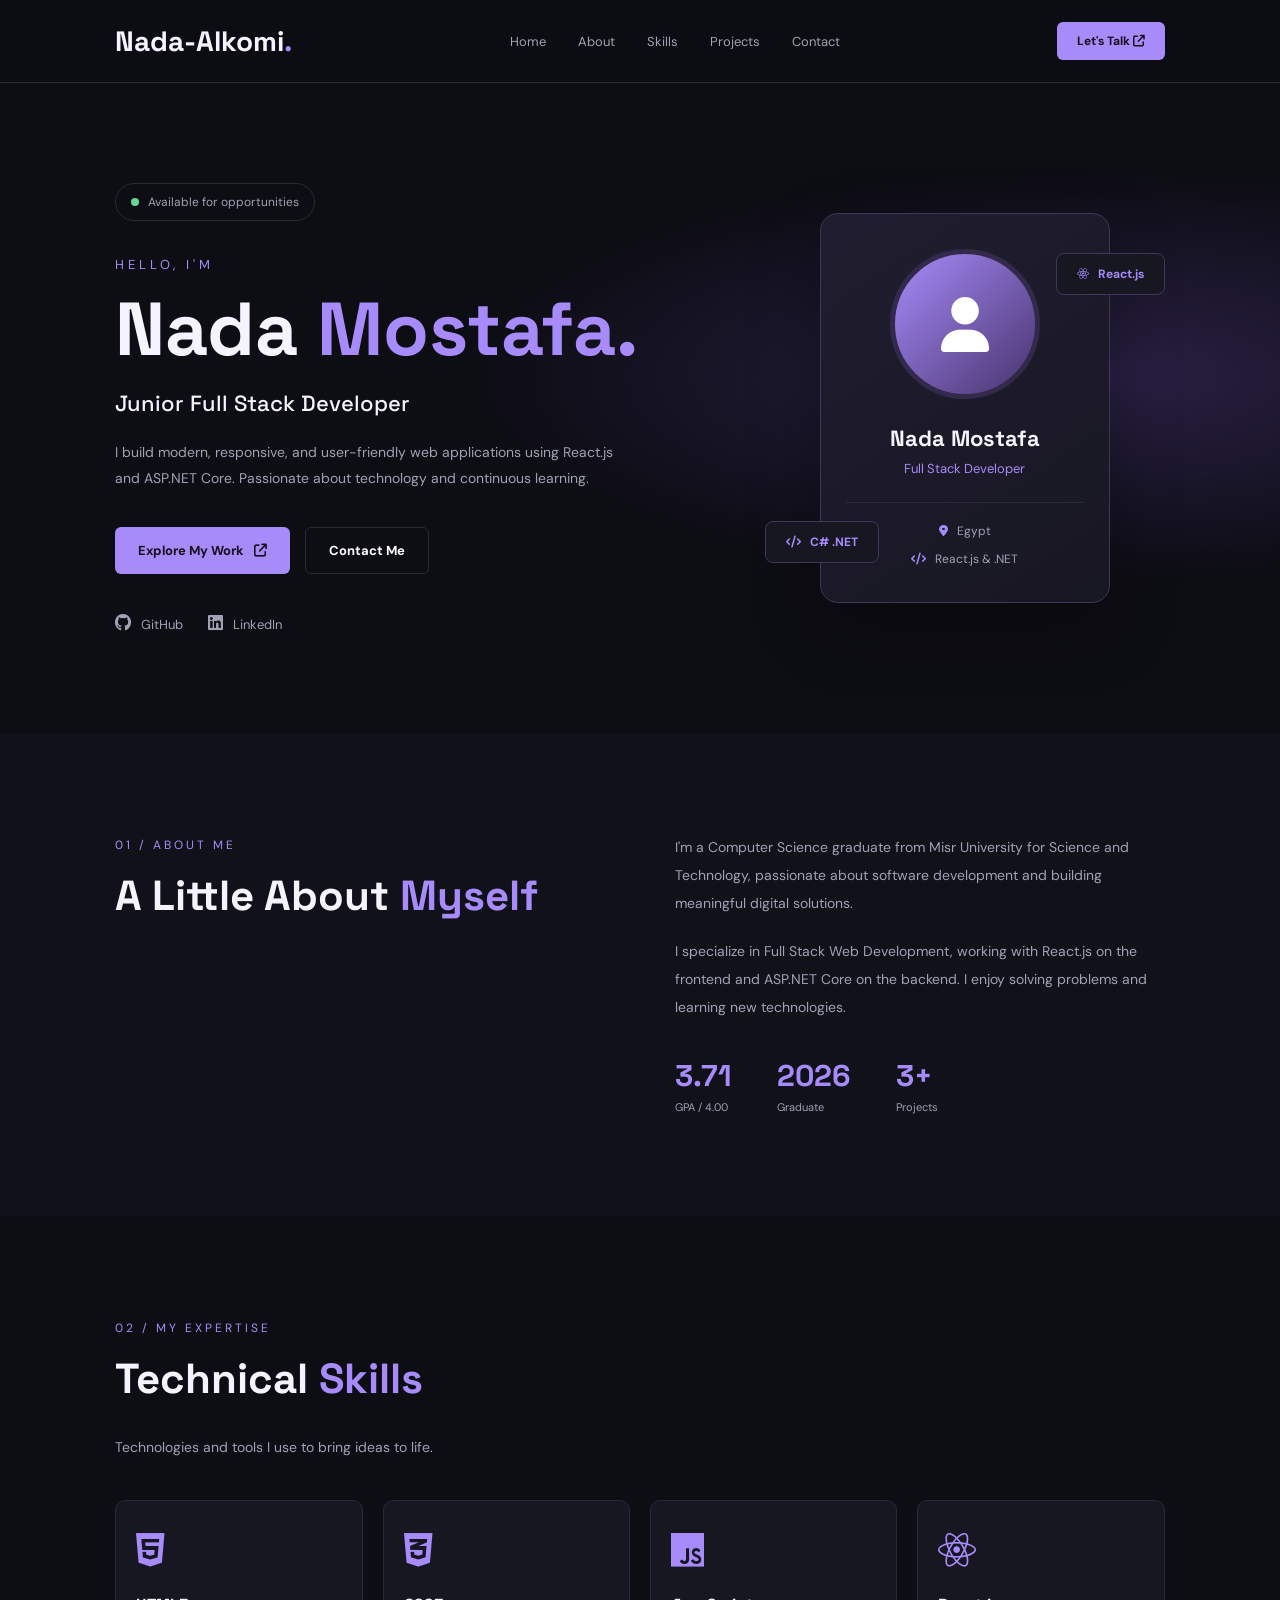
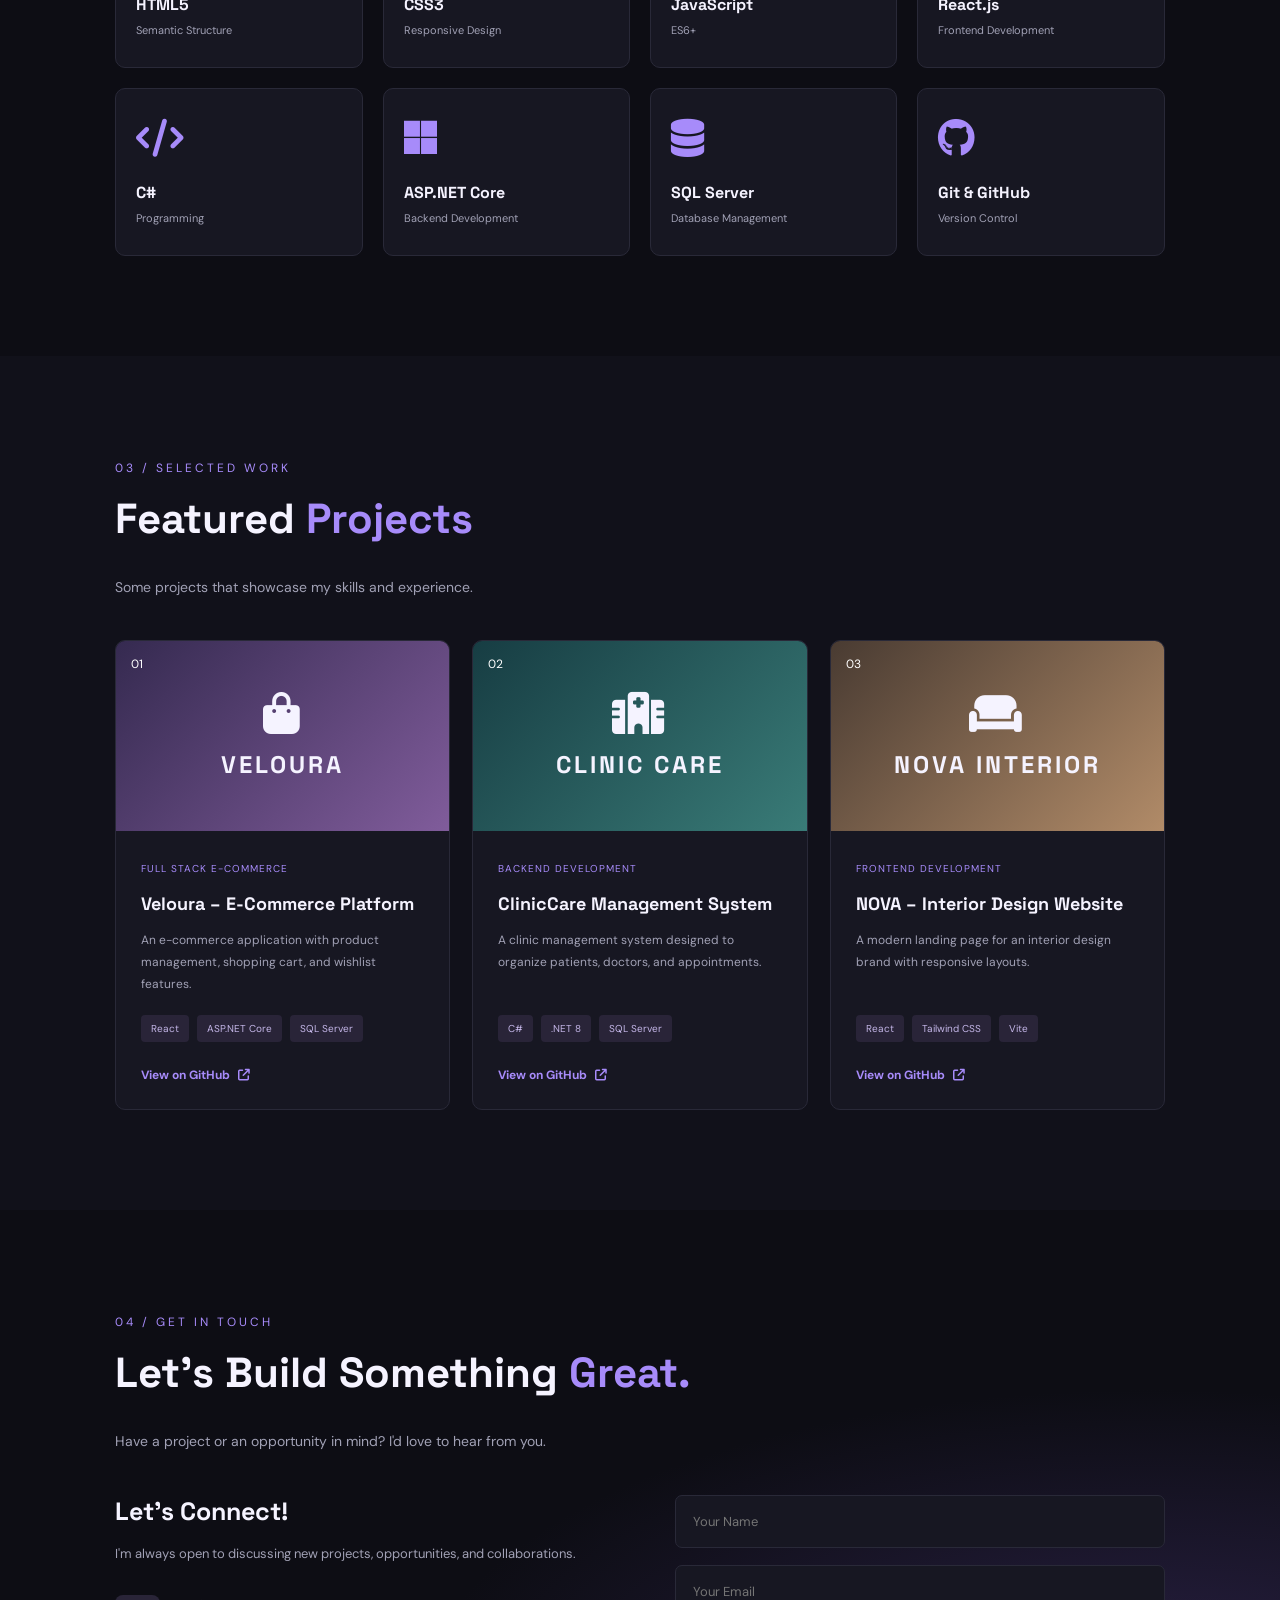
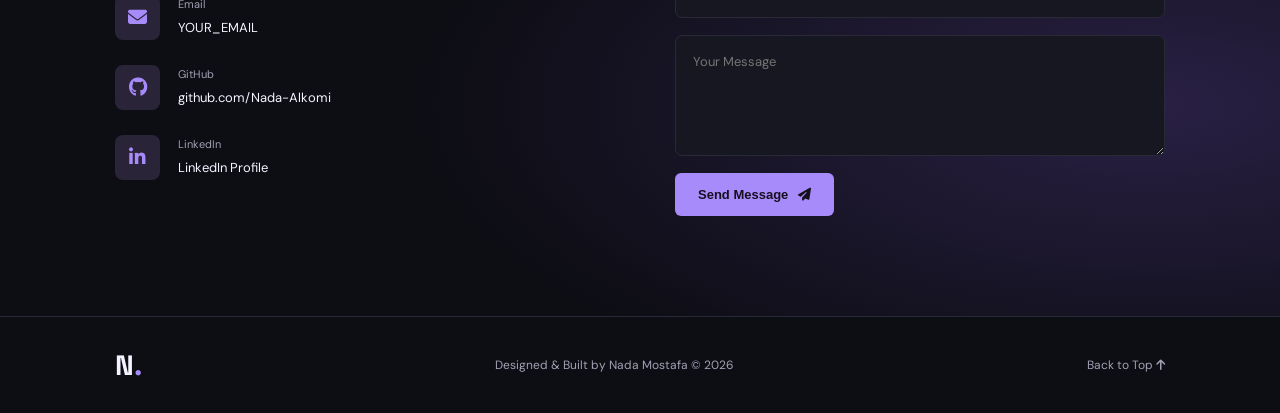
<file: profile/index.html>
<!DOCTYPE html>
<html lang="en">

<head>
    <meta charset="UTF-8">
    <meta name="viewport" content="width=device-width, initial-scale=1.0">

    <title>Nada Mostafa | Full Stack Developer</title>

    <!-- Google Fonts -->
    <link rel="preconnect" href="https://fonts.googleapis.com">
    <link rel="preconnect" href="https://fonts.gstatic.com" crossorigin>

    <link href="https://fonts.googleapis.com/css2?family=DM+Sans:wght@400;500;600;700&family=Space+Grotesk:wght@400;500;600;700&display=swap" rel="stylesheet">

    <!-- Font Awesome -->
    <link rel="stylesheet"
    href="https://cdnjs.cloudflare.com/ajax/libs/font-awesome/6.7.2/css/all.min.css">

    <!-- CSS -->
    <link rel="stylesheet" href="style.css">

</head>

<body>

    <!-- ================= NAVBAR ================= -->

    <header class="navbar">

        <a href="#home" class="logo">
            Nada-Alkomi<span>.</span>
        </a>

        <nav>
            <a href="#home">Home</a>
            <a href="#about">About</a>
            <a href="#skills">Skills</a>
            <a href="#projects">Projects</a>
            <a href="#contact">Contact</a>
        </nav>

        <a href="#contact" class="nav-btn">
            Let's Talk <i class="fa-solid fa-arrow-up-right-from-square"></i>
        </a>

    </header>


    <!-- ================= HERO ================= -->

    <section id="home" class="hero">

        <div class="hero-content">

            <span class="availability">
                <span class="dot"></span>
                Available for opportunities
            </span>

            <p class="intro">HELLO, I'M</p>

            <h1>
                Nada <span>Mostafa.</span>
            </h1>

            <h2>Junior Full Stack Developer</h2>

            <p class="hero-description">
                I build modern, responsive, and user-friendly
                web applications using React.js and ASP.NET Core.
                Passionate about technology and continuous learning.
            </p>

            <div class="hero-buttons">

                <a href="#projects" class="btn primary-btn">
                    Explore My Work
                    <i class="fa-solid fa-arrow-up-right-from-square"></i>
                </a>

                <a href="#contact" class="btn secondary-btn">
                    Contact Me
                </a>

            </div>

            <div class="social-links">

                <a href="https://github.com/Nada-Alkomi" target="_blank">
                    <i class="fa-brands fa-github"></i>
                    GitHub
                </a>

                <a href="https://www.linkedin.com/" target="_blank">
                    <i class="fa-brands fa-linkedin"></i>
                    LinkedIn
                </a>

            </div>

        </div>


        <div class="hero-visual">

            <div class="profile-card">

                <div class="profile-image">
                    <i class="fa-solid fa-user"></i>
                </div>

                <h3>Nada Mostafa</h3>

                <p>Full Stack Developer</p>

                <div class="profile-info">

                    <span>
                        <i class="fa-solid fa-location-dot"></i>
                        Egypt
                    </span>

                    <span>
                        <i class="fa-solid fa-code"></i>
                        React.js & .NET
                    </span>

                </div>

            </div>

            <div class="floating-badge badge-one">
                <i class="fa-brands fa-react"></i> React.js
            </div>

            <div class="floating-badge badge-two">
                <i class="fa-solid fa-code"></i> C# .NET
            </div>

        </div>

    </section>


    <!-- ================= ABOUT ================= -->

    <section id="about" class="section about-section">

        <div class="section-title">

            <span>01 / ABOUT ME</span>

            <h2>
                A Little About <span>Myself</span>
            </h2>

        </div>

        <div class="about-content">

            <p>
                I'm a Computer Science graduate from Misr University
                for Science and Technology, passionate about software
                development and building meaningful digital solutions.
            </p>

            <p>
                I specialize in Full Stack Web Development, working
                with React.js on the frontend and ASP.NET Core on
                the backend. I enjoy solving problems and learning
                new technologies.
            </p>

            <div class="about-stats">

                <div>
                    <h3>3.71</h3>
                    <span>GPA / 4.00</span>
                </div>

                <div>
                    <h3>2026</h3>
                    <span>Graduate</span>
                </div>

                <div>
                    <h3>3+</h3>
                    <span>Projects</span>
                </div>

            </div>

        </div>

    </section>


    <!-- ================= SKILLS ================= -->

    <section id="skills" class="section skills-section">

        <div class="section-title">

            <span>02 / MY EXPERTISE</span>

            <h2>
                Technical <span>Skills</span>
            </h2>

        </div>

        <p class="section-description">
            Technologies and tools I use to bring ideas to life.
        </p>

        <div class="skills-grid">

            <div class="skill-card">
                <i class="fa-brands fa-html5"></i>
                <h3>HTML5</h3>
                <p>Semantic Structure</p>
            </div>

            <div class="skill-card">
                <i class="fa-brands fa-css3-alt"></i>
                <h3>CSS3</h3>
                <p>Responsive Design</p>
            </div>

            <div class="skill-card">
                <i class="fa-brands fa-js"></i>
                <h3>JavaScript</h3>
                <p>ES6+</p>
            </div>

            <div class="skill-card">
                <i class="fa-brands fa-react"></i>
                <h3>React.js</h3>
                <p>Frontend Development</p>
            </div>

            <div class="skill-card">
                <i class="fa-solid fa-code"></i>
                <h3>C#</h3>
                <p>Programming</p>
            </div>

            <div class="skill-card">
                <i class="fa-brands fa-microsoft"></i>
                <h3>ASP.NET Core</h3>
                <p>Backend Development</p>
            </div>

            <div class="skill-card">
                <i class="fa-solid fa-database"></i>
                <h3>SQL Server</h3>
                <p>Database Management</p>
            </div>

            <div class="skill-card">
                <i class="fa-brands fa-github"></i>
                <h3>Git & GitHub</h3>
                <p>Version Control</p>
            </div>

        </div>

    </section>


    <!-- ================= PROJECTS ================= -->

    <section id="projects" class="section projects-section">

        <div class="section-title">

            <span>03 / SELECTED WORK</span>

            <h2>
                Featured <span>Projects</span>
            </h2>

        </div>

        <p class="section-description">
            Some projects that showcase my skills and experience.
        </p>


        <div class="projects-grid">


            <!-- Project 1 -->

            <article class="project-card">

                <div class="project-number">01</div>

                <div class="project-visual visual-one">
                    <i class="fa-solid fa-bag-shopping"></i>
                    <span>VELOURA</span>
                </div>

                <div class="project-details">

                    <span class="project-type">
                        FULL STACK E-COMMERCE
                    </span>

                    <h3>Veloura – E-Commerce Platform</h3>

                    <p>
                        An e-commerce application with product
                        management, shopping cart, and wishlist features.
                    </p>

                    <div class="tags">
                        <span>React</span>
                        <span>ASP.NET Core</span>
                        <span>SQL Server</span>
                    </div>

                    <a href="https://github.com/Nada-Alkomi"
                    target="_blank">
                        View on GitHub
                        <i class="fa-solid fa-arrow-up-right-from-square"></i>
                    </a>

                </div>

            </article>


            <!-- Project 2 -->

            <article class="project-card">

                <div class="project-number">02</div>

                <div class="project-visual visual-two">
                    <i class="fa-solid fa-hospital"></i>
                    <span>CLINIC CARE</span>
                </div>

                <div class="project-details">

                    <span class="project-type">
                        BACKEND DEVELOPMENT
                    </span>

                    <h3>ClinicCare Management System</h3>

                    <p>
                        A clinic management system designed
                        to organize patients, doctors, and appointments.
                    </p>

                    <div class="tags">
                        <span>C#</span>
                        <span>.NET 8</span>
                        <span>SQL Server</span>
                    </div>

                    <a href="https://github.com/Nada-Alkomi"
                    target="_blank">
                        View on GitHub
                        <i class="fa-solid fa-arrow-up-right-from-square"></i>
                    </a>

                </div>

            </article>


            <!-- Project 3 -->

            <article class="project-card">

                <div class="project-number">03</div>

                <div class="project-visual visual-three">
                    <i class="fa-solid fa-couch"></i>
                    <span>NOVA INTERIOR</span>
                </div>

                <div class="project-details">

                    <span class="project-type">
                        FRONTEND DEVELOPMENT
                    </span>

                    <h3>NOVA – Interior Design Website</h3>

                    <p>
                        A modern landing page for an interior
                        design brand with responsive layouts.
                    </p>

                    <div class="tags">
                        <span>React</span>
                        <span>Tailwind CSS</span>
                        <span>Vite</span>
                    </div>

                    <a href="https://github.com/Nada-Alkomi/NOVA-Interior-Landing-Page"
                    target="_blank">
                        View on GitHub
                        <i class="fa-solid fa-arrow-up-right-from-square"></i>
                    </a>

                </div>

            </article>

        </div>

    </section>


    <!-- ================= CONTACT ================= -->

    <section id="contact" class="section contact-section">

        <div class="section-title">

            <span>04 / GET IN TOUCH</span>

            <h2>
                Let's Build Something <span>Great.</span>
            </h2>

        </div>

        <p class="section-description">
            Have a project or an opportunity in mind?
            I'd love to hear from you.
        </p>


        <div class="contact-content">

            <div class="contact-info">

                <h3>Let's Connect!</h3>

                <p>
                    I'm always open to discussing new projects,
                    opportunities, and collaborations.
                </p>


                <div class="contact-item">

                    <i class="fa-solid fa-envelope"></i>

                    <div>
                        <small>Email</small>
                        <a href="mailto:YOUR_EMAIL">
                            YOUR_EMAIL
                        </a>
                    </div>

                </div>


                <div class="contact-item">

                    <i class="fa-brands fa-github"></i>

                    <div>
                        <small>GitHub</small>
                        <a href="https://github.com/Nada-Alkomi"
                        target="_blank">
                            github.com/Nada-Alkomi
                        </a>
                    </div>

                </div>


                <div class="contact-item">

                    <i class="fa-brands fa-linkedin-in"></i>

                    <div>
                        <small>LinkedIn</small>
                        <a href="YOUR_LINKEDIN_LINK"
                        target="_blank">
                            LinkedIn Profile
                        </a>
                    </div>

                </div>

            </div>


            <form class="contact-form"
            action="mailto:YOUR_EMAIL"
            method="post"
            enctype="text/plain">

                <input type="text"
                name="name"
                placeholder="Your Name"
                required>

                <input type="email"
                name="email"
                placeholder="Your Email"
                required>

                <textarea
                name="message"
                rows="5"
                placeholder="Your Message"
                required></textarea>

                <button type="submit" class="btn primary-btn">
                    Send Message
                    <i class="fa-solid fa-paper-plane"></i>
                </button>

            </form>

        </div>

    </section>


    <!-- ================= FOOTER ================= -->

    <footer class="footer">

        <a href="#home" class="logo">
            N<span>.</span>
        </a>

        <p>
            Designed & Built by Nada Mostafa © 2026
        </p>

        <a href="#home">
            Back to Top
            <i class="fa-solid fa-arrow-up"></i>
        </a>

    </footer>


</body>
</html>
</file>
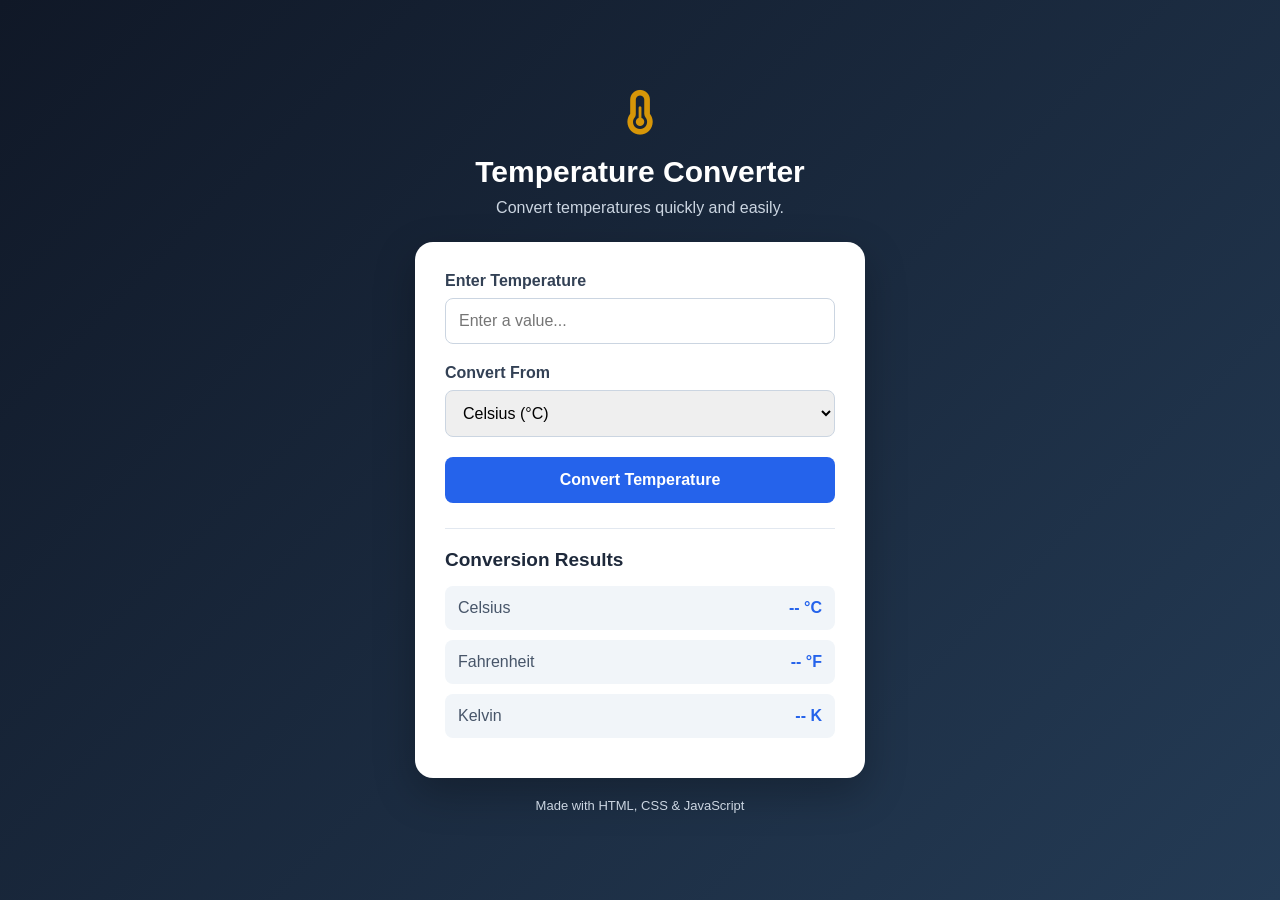
<file: Temperature Converter/index.html>
<!DOCTYPE html>
<html lang="en">
<head>
    <meta charset="UTF-8">
    <meta name="viewport" content="width=device-width, initial-scale=1.0">
    <title>Temperature Converter</title>
    <link rel="stylesheet"
href="https://cdnjs.cloudflare.com/ajax/libs/font-awesome/6.7.2/css/all.min.css">
    <link rel="stylesheet" href="style.css">
</head>
<body>

    <main class="container">

        <div class="icon">
    <i class="fa-solid fa-temperature-half"></i>
</div>

        <h1>Temperature Converter</h1>
        <p class="subtitle">
            Convert temperatures quickly and easily.
        </p>

        <div class="converter-card">

            <label for="temperature">Enter Temperature</label>
            <input
                type="number"
                id="temperature"
                placeholder="Enter a value..."
                step="any"
            >

            <label for="unit">Convert From</label>
            <select id="unit">
                <option value="C">Celsius (°C)</option>
                <option value="F">Fahrenheit (°F)</option>
                <option value="K">Kelvin (K)</option>
            </select>

            <button id="convertBtn">Convert Temperature</button>

            <p id="error" class="error"></p>

            <div class="results">
                <h2>Conversion Results</h2>

                <div class="result-item">
                    <span>Celsius</span>
                    <strong id="celsius">-- °C</strong>
                </div>

                <div class="result-item">
                    <span>Fahrenheit</span>
                    <strong id="fahrenheit">-- °F</strong>
                </div>

                <div class="result-item">
                    <span>Kelvin</span>
                    <strong id="kelvin">-- K</strong>
                </div>
            </div>

        </div>

        <footer>
            Made with HTML, CSS & JavaScript
        </footer>

    </main>

    <script src="script.js"></script>
</body>
</html>
</file>
<file: profile/style.css>
:root {
    --bg: #0d0d14;
    --card: #171722;
    --purple: #a78bfa;
    --purple-light: #c4b5fd;
    --white: #f5f3ff;
    --muted: #a1a1b5;
    --border: #292938;
}

* {
    margin: 0;
    padding: 0;
    box-sizing: border-box;
    scroll-behavior: smooth;
}

body {
    font-family: 'DM Sans', sans-serif;
    background: var(--bg);
    color: var(--white);
}

h1, h2, h3, .logo {
    font-family: 'Space Grotesk', sans-serif;
}

a {
    color: inherit;
    text-decoration: none;
}

section {
    scroll-margin-top: 90px;
}

.section {
    padding: 100px 9%;
}




.navbar {
    position: sticky;
    top: 0;
    z-index: 100;
    display: flex;
    justify-content: space-between;
    align-items: center;
    padding: 22px 9%;
    background: rgba(13, 13, 20, 0.95);
    border-bottom: 1px solid var(--border);
    backdrop-filter: blur(15px);
}

.logo {
    font-size: 28px;
    font-weight: 700;
}

.logo span {
    color: var(--purple);
}

.navbar nav {
    display: flex;
    gap: 32px;
}

.navbar nav a {
    color: var(--muted);
    font-size: 13px;
    transition: 0.3s;
}

.navbar nav a:hover {
    color: var(--purple);
}

.nav-btn {
    background: var(--purple);
    color: #15101e;
    padding: 11px 20px;
    border-radius: 6px;
    font-size: 12px;
    font-weight: 700;
    transition: 0.3s;
}

.nav-btn:hover {
    background: var(--purple-light);
}




.hero {
    min-height: 650px;
    display: grid;
    grid-template-columns: 1.2fr 0.8fr;
    align-items: center;
    gap: 50px;
    padding: 80px 9%;
    background:
        radial-gradient(
            ellipse at 85% 45%,
            #292044 0%,
            transparent 40%
        );
}

.availability {
    display: inline-flex;
    align-items: center;
    gap: 9px;
    border: 1px solid var(--border);
    padding: 10px 15px;
    border-radius: 30px;
    color: var(--muted);
    font-size: 12px;
    margin-bottom: 35px;
}

.dot {
    width: 8px;
    height: 8px;
    background: #65d69a;
    border-radius: 50%;
}

.intro {
    color: var(--purple);
    font-size: 13px;
    letter-spacing: 4px;
    margin-bottom: 15px;
}

.hero h1 {
    font-size: clamp(48px, 6vw, 75px);
    line-height: 1.1;
}

.hero h1 span {
    color: var(--purple);
}

.hero h2 {
    font-size: 22px;
    font-weight: 500;
    margin-top: 18px;
}

.hero-description {
    color: var(--muted);
    line-height: 1.9;
    font-size: 14px;
    max-width: 520px;
    margin-top: 22px;
}

.hero-buttons {
    display: flex;
    gap: 15px;
    margin-top: 35px;
}

.btn {
    display: inline-flex;
    align-items: center;
    justify-content: center;
    gap: 10px;
    padding: 14px 23px;
    border-radius: 6px;
    font-size: 13px;
    font-weight: 700;
    border: none;
    cursor: pointer;
    transition: 0.3s;
}

.primary-btn {
    background: var(--purple);
    color: #15101e;
}

.primary-btn:hover {
    transform: translateY(-4px);
    box-shadow: 0 8px 25px #a78bfa40;
}

.secondary-btn {
    border: 1px solid var(--border);
    color: white;
}

.secondary-btn:hover {
    border-color: var(--purple);
    color: var(--purple);
}

.social-links {
    display: flex;
    gap: 25px;
    margin-top: 40px;
}

.social-links a {
    color: var(--muted);
    font-size: 13px;
    transition: 0.3s;
}

.social-links a:hover {
    color: var(--purple);
}

.social-links i {
    font-size: 17px;
    margin-right: 7px;
}




.hero-visual {
    position: relative;
    display: flex;
    justify-content: center;
    align-items: center;
    min-height: 420px;
}

.profile-card {
    width: 290px;
    padding: 35px 25px;
    background: linear-gradient(145deg, #211d30, #171722);
    border: 1px solid #41365a;
    border-radius: 18px;
    text-align: center;
    box-shadow: 0 25px 70px #00000050;
}

.profile-image {
    width: 150px;
    height: 150px;
    margin: 0 auto 25px;
    display: grid;
    place-items: center;
    border-radius: 50%;
    background: linear-gradient(135deg, #a78bfa, #48336d);
    border: 5px solid #33294a;
    color: white;
    font-size: 55px;
}

.profile-card h3 {
    font-size: 22px;
}

.profile-card > p {
    color: var(--purple);
    font-size: 13px;
    margin-top: 8px;
}

.profile-info {
    display: grid;
    gap: 12px;
    margin-top: 25px;
    padding-top: 20px;
    border-top: 1px solid var(--border);
    color: var(--muted);
    font-size: 12px;
}

.profile-info i {
    color: var(--purple);
    margin-right: 6px;
}

.floating-badge {
    position: absolute;
    padding: 12px 20px;
    border: 1px solid #41365a;
    border-radius: 8px;
    background: var(--card);
    color: var(--purple);
    font-size: 12px;
    font-weight: 700;
}

.badge-one {
    top: 55px;
    right: 0;
}

.badge-two {
    bottom: 55px;
    left: 0;
}

.floating-badge i {
    margin-right: 6px;
}



.section-title {
    margin-bottom: 30px;
}

.section-title > span {
    color: var(--purple);
    font-size: 12px;
    letter-spacing: 3px;
}

.section-title h2 {
    font-size: 42px;
    margin-top: 15px;
}

.section-title h2 span {
    color: var(--purple);
}

.section-description {
    color: var(--muted);
    font-size: 14px;
    line-height: 1.8;
    margin-bottom: 40px;
}



.about-section {
    display: grid;
    grid-template-columns: 1fr 1fr;
    gap: 70px;
    background: #11111a;
}

.about-content p {
    color: var(--muted);
    font-size: 14px;
    line-height: 2;
    margin-bottom: 20px;
}

.about-stats {
    display: flex;
    gap: 45px;
    margin-top: 35px;
}

.about-stats h3 {
    color: var(--purple);
    font-size: 30px;
}

.about-stats span {
    color: var(--muted);
    font-size: 11px;
}




.skills-grid {
    display: grid;
    grid-template-columns: repeat(4, 1fr);
    gap: 20px;
}

.skill-card {
    padding: 30px 20px;
    background: var(--card);
    border: 1px solid var(--border);
    border-radius: 10px;
    transition: 0.3s;
}

.skill-card:hover {
    transform: translateY(-7px);
    border-color: var(--purple);
    background: #1e1b2b;
}

.skill-card > i {
    display: inline-block;
    font-size: 38px;
    color: var(--purple);
    margin-bottom: 20px;
    transition: 0.3s;
}

.skill-card:hover > i {
    transform: scale(1.15);
    color: var(--purple-light);
}

.skill-card h3 {
    font-size: 16px;
    margin-top: 5px;
}

.skill-card p {
    font-size: 11px;
    color: var(--muted);
    margin-top: 8px;
}




.projects-section {
    background: #11111a;
}

.projects-grid {
    display: grid;
    grid-template-columns: repeat(3, 1fr);
    gap: 22px;
}

.project-card {
    position: relative;
    overflow: hidden;
    background: var(--card);
    border: 1px solid var(--border);
    border-radius: 10px;
    transition: 0.3s;
}

.project-card:hover {
    transform: translateY(-7px);
    border-color: var(--purple);
}

.project-number {
    position: absolute;
    z-index: 1;
    top: 15px;
    left: 15px;
    color: white;
    font-size: 12px;
}

.project-visual {
    height: 190px;
    display: flex;
    flex-direction: column;
    justify-content: center;
    align-items: center;
    gap: 15px;
    font-family: 'Space Grotesk', sans-serif;
    font-size: 24px;
    font-weight: 700;
    letter-spacing: 3px;
}

.project-visual i {
    font-size: 42px;
}

.visual-one {
    background: linear-gradient(135deg, #352a50, #805c9b);
}

.visual-two {
    background: linear-gradient(135deg, #173d43, #397b77);
}

.visual-three {
    background: linear-gradient(135deg, #493b32, #b18b68);
}

.project-details {
    padding: 25px;
}

.project-type {
    color: var(--purple);
    font-size: 10px;
    letter-spacing: 1px;
}

.project-details h3 {
    font-size: 18px;
    margin: 15px 0;
}

.project-details > p {
    color: var(--muted);
    font-size: 12px;
    line-height: 1.8;
    min-height: 65px;
}

.tags {
    display: flex;
    flex-wrap: wrap;
    gap: 8px;
    margin: 20px 0;
}

.tags span {
    background: #292438;
    color: #c5b7e9;
    padding: 7px 10px;
    border-radius: 4px;
    font-size: 10px;
}

.project-details > a {
    display: inline-flex;
    align-items: center;
    gap: 8px;
    color: var(--purple);
    font-size: 12px;
    font-weight: 700;
    margin-top: 5px;
}

.project-details > a:hover {
    color: var(--purple-light);
}




.contact-section {
    background:
        radial-gradient(
            ellipse at 90% 70%,
            #292044,
            transparent 45%
        );
}

.contact-content {
    display: grid;
    grid-template-columns: 1fr 1fr;
    gap: 70px;
}

.contact-info h3 {
    font-size: 25px;
    margin-bottom: 15px;
}

.contact-info > p {
    color: var(--muted);
    line-height: 1.8;
    font-size: 13px;
    margin-bottom: 30px;
}

.contact-item {
    display: flex;
    align-items: center;
    gap: 18px;
    margin-bottom: 25px;
}

.contact-item > i {
    width: 45px;
    height: 45px;
    display: grid;
    place-items: center;
    background: #292438;
    color: var(--purple);
    border-radius: 8px;
    font-size: 19px;
    flex-shrink: 0;
}

.contact-item small {
    display: block;
    color: var(--muted);
    font-size: 11px;
    margin-bottom: 5px;
}

.contact-item a {
    font-size: 13px;
    overflow-wrap: anywhere;
}

.contact-item a:hover {
    color: var(--purple);
}

.contact-form {
    display: flex;
    flex-direction: column;
    gap: 17px;
}

.contact-form input,
.contact-form textarea {
    width: 100%;
    padding: 17px;
    border: 1px solid var(--border);
    border-radius: 7px;
    outline: none;
    background: var(--card);
    color: white;
    font-family: inherit;
    font-size: 13px;
}

.contact-form input:focus,
.contact-form textarea:focus {
    border-color: var(--purple);
}

.contact-form textarea {
    resize: vertical;
}

.contact-form button {
    align-self: flex-start;
}



.footer {
    display: flex;
    justify-content: space-between;
    align-items: center;
    gap: 20px;
    padding: 30px 9%;
    border-top: 1px solid var(--border);
}

.footer p,
.footer > a:last-child {
    color: var(--muted);
    font-size: 12px;
}

.footer > a:last-child:hover {
    color: var(--purple);
}



@media (max-width: 900px) {

    .navbar {
        padding: 20px 5%;
    }

    .navbar nav {
        gap: 15px;
    }

    .hero,
    .about-section {
        padding: 70px 5%;
        gap: 30px;
    }

    .section {
        padding: 75px 5%;
    }

    .skills-grid {
        grid-template-columns: repeat(2, 1fr);
    }

    .projects-grid {
        grid-template-columns: repeat(2, 1fr);
    }

    .contact-content {
        gap: 30px;
    }

    .footer {
        padding: 30px 5%;
    }

}

@media (max-width: 650px) {

    .navbar {
        flex-wrap: wrap;
        gap: 20px;
    }

    .navbar nav {
        order: 3;
        width: 100%;
        justify-content: space-between;
        gap: 8px;
    }

    .navbar nav a {
        font-size: 11px;
    }

    .nav-btn {
        font-size: 11px;
    }

    .hero {
        grid-template-columns: 1fr;
        padding: 65px 6%;
    }

    .hero h1 {
        font-size: 49px;
    }

    .hero-visual {
        min-height: 370px;
    }

    .badge-one {
        right: -5px;
    }

    .badge-two {
        left: -5px;
    }

    .section {
        padding: 70px 6%;
    }

    .section-title h2 {
        font-size: 34px;
    }

    .about-section {
        grid-template-columns: 1fr;
    }

    .about-stats {
        gap: 25px;
    }

    .about-stats h3 {
        font-size: 25px;
    }

    .skills-grid,
    .projects-grid {
        grid-template-columns: 1fr;
    }

    .contact-content {
        grid-template-columns: 1fr;
    }

    .footer {
        flex-direction: column;
        text-align: center;
    }

}
</file>
<file: Temperature Converter/style.css>
* {
    margin: 0;
    padding: 0;
    box-sizing: border-box;
}

body {
    font-family: Arial, sans-serif;
    background: linear-gradient(135deg, #101827, #243b55);
    min-height: 100vh;
    display: flex;
    justify-content: center;
    align-items: center;
    padding: 20px;
}

.container {
    width: 100%;
    max-width: 450px;
    text-align: center;
}
.icon {
    font-size: 45px;
    color: #d79608;
    margin-bottom: 15px;
}



h1 {
    color: #ffffff;
    font-size: 30px;
    margin-bottom: 10px;
}

.subtitle {
    color: #cbd5e1;
    margin-bottom: 25px;
}

.converter-card {
    background: #ffffff;
    padding: 30px;
    border-radius: 18px;
    box-shadow: 0 15px 40px rgba(0, 0, 0, 0.25);
    text-align: left;
}

label {
    display: block;
    margin-bottom: 8px;
    color: #334155;
    font-weight: bold;
}

input,
select {
    width: 100%;
    padding: 13px;
    margin-bottom: 20px;
    border: 1px solid #cbd5e1;
    border-radius: 8px;
    font-size: 16px;
    outline: none;
}

input:focus,
select:focus {
    border-color: #2563eb;
}

button {
    width: 100%;
    padding: 14px;
    background: #2563eb;
    color: white;
    border: none;
    border-radius: 8px;
    font-size: 16px;
    font-weight: bold;
    cursor: pointer;
    transition: 0.3s;
}

button:hover {
    background: #1d4ed8;
    transform: translateY(-2px);
}

.results {
    margin-top: 25px;
    padding-top: 20px;
    border-top: 1px solid #e2e8f0;
}

.results h2 {
    font-size: 19px;
    color: #1e293b;
    margin-bottom: 15px;
}

.result-item {
    display: flex;
    justify-content: space-between;
    align-items: center;
    background: #f1f5f9;
    padding: 13px;
    margin-bottom: 10px;
    border-radius: 8px;
}

.result-item span {
    color: #475569;
}

.result-item strong {
    color: #2563eb;
}

.error {
    color: #dc2626;
    font-size: 14px;
    margin-top: 12px;
    font-weight: bold;
}

footer {
    color: #cbd5e1;
    margin-top: 20px;
    font-size: 13px;
}

@media (max-width: 480px) {
    h1 {
        font-size: 25px;
    }

    .converter-card {
        padding: 22px;
    }
}
</file>
